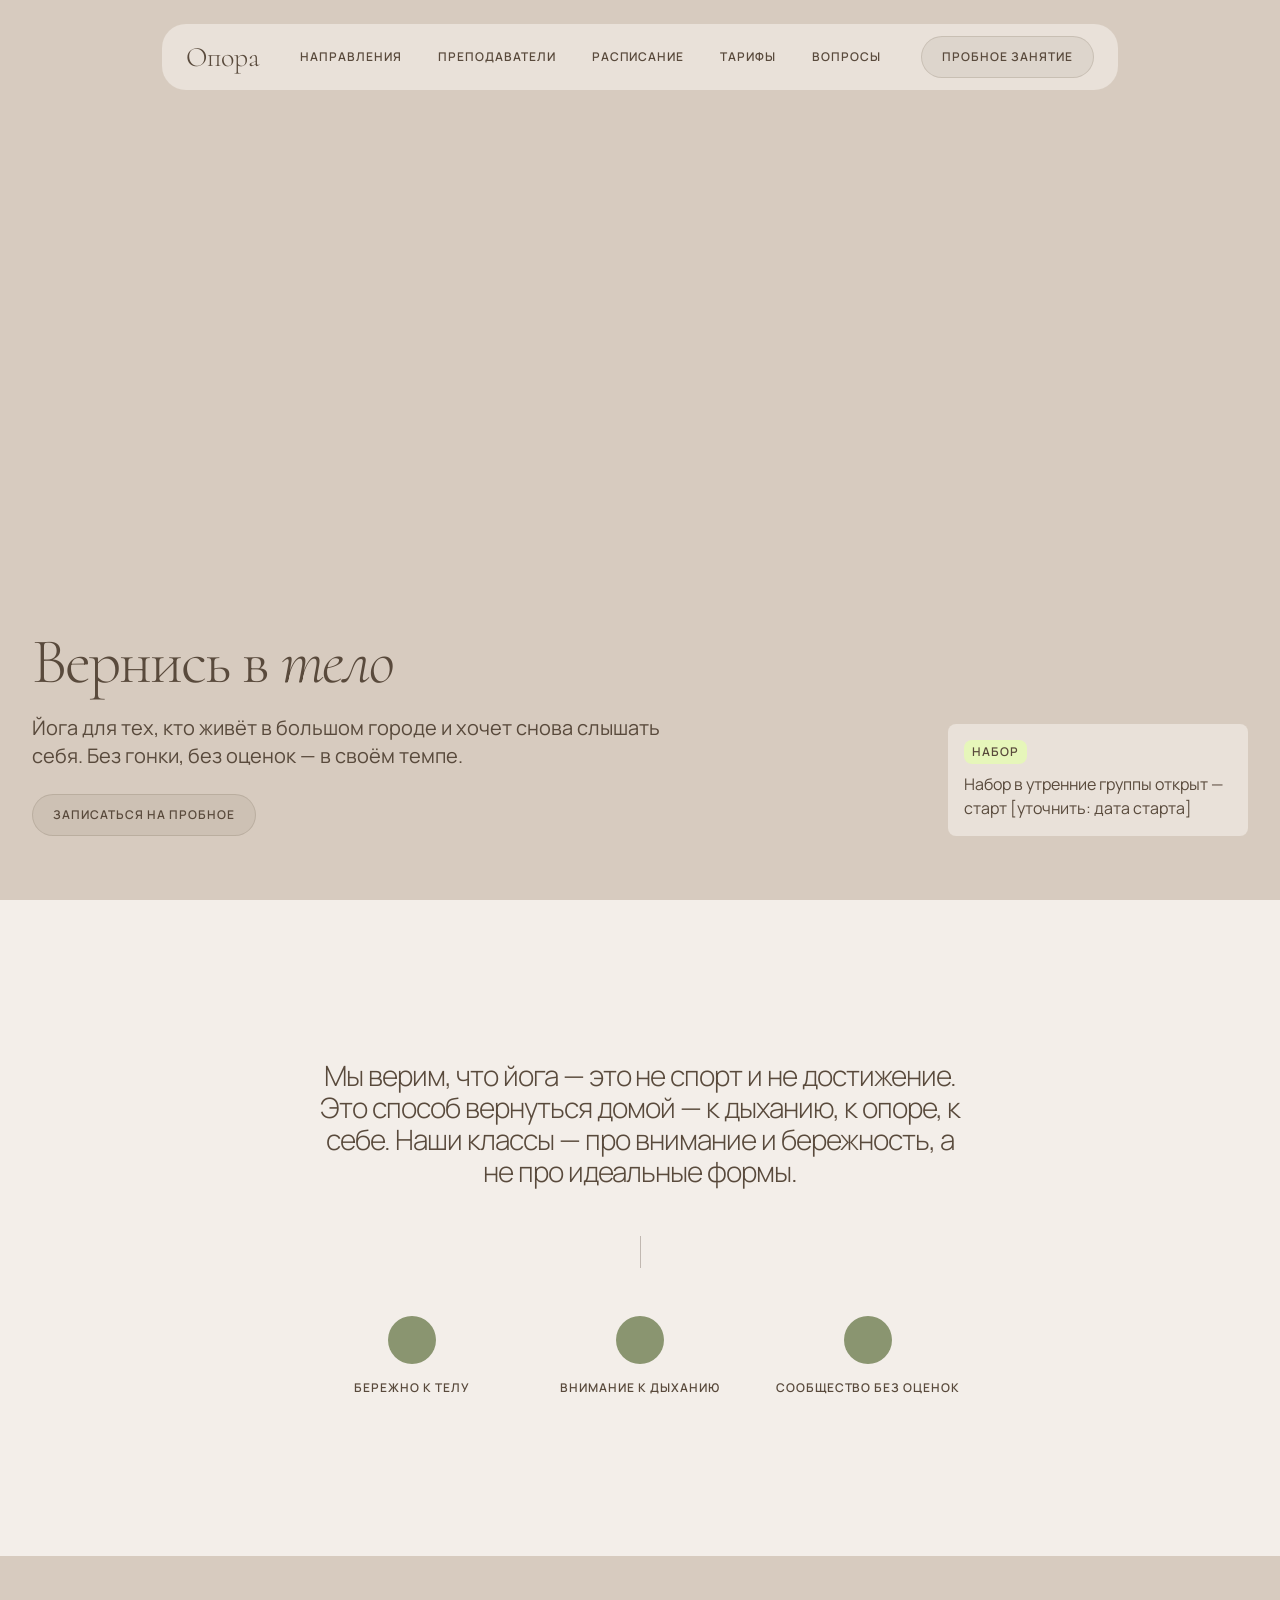
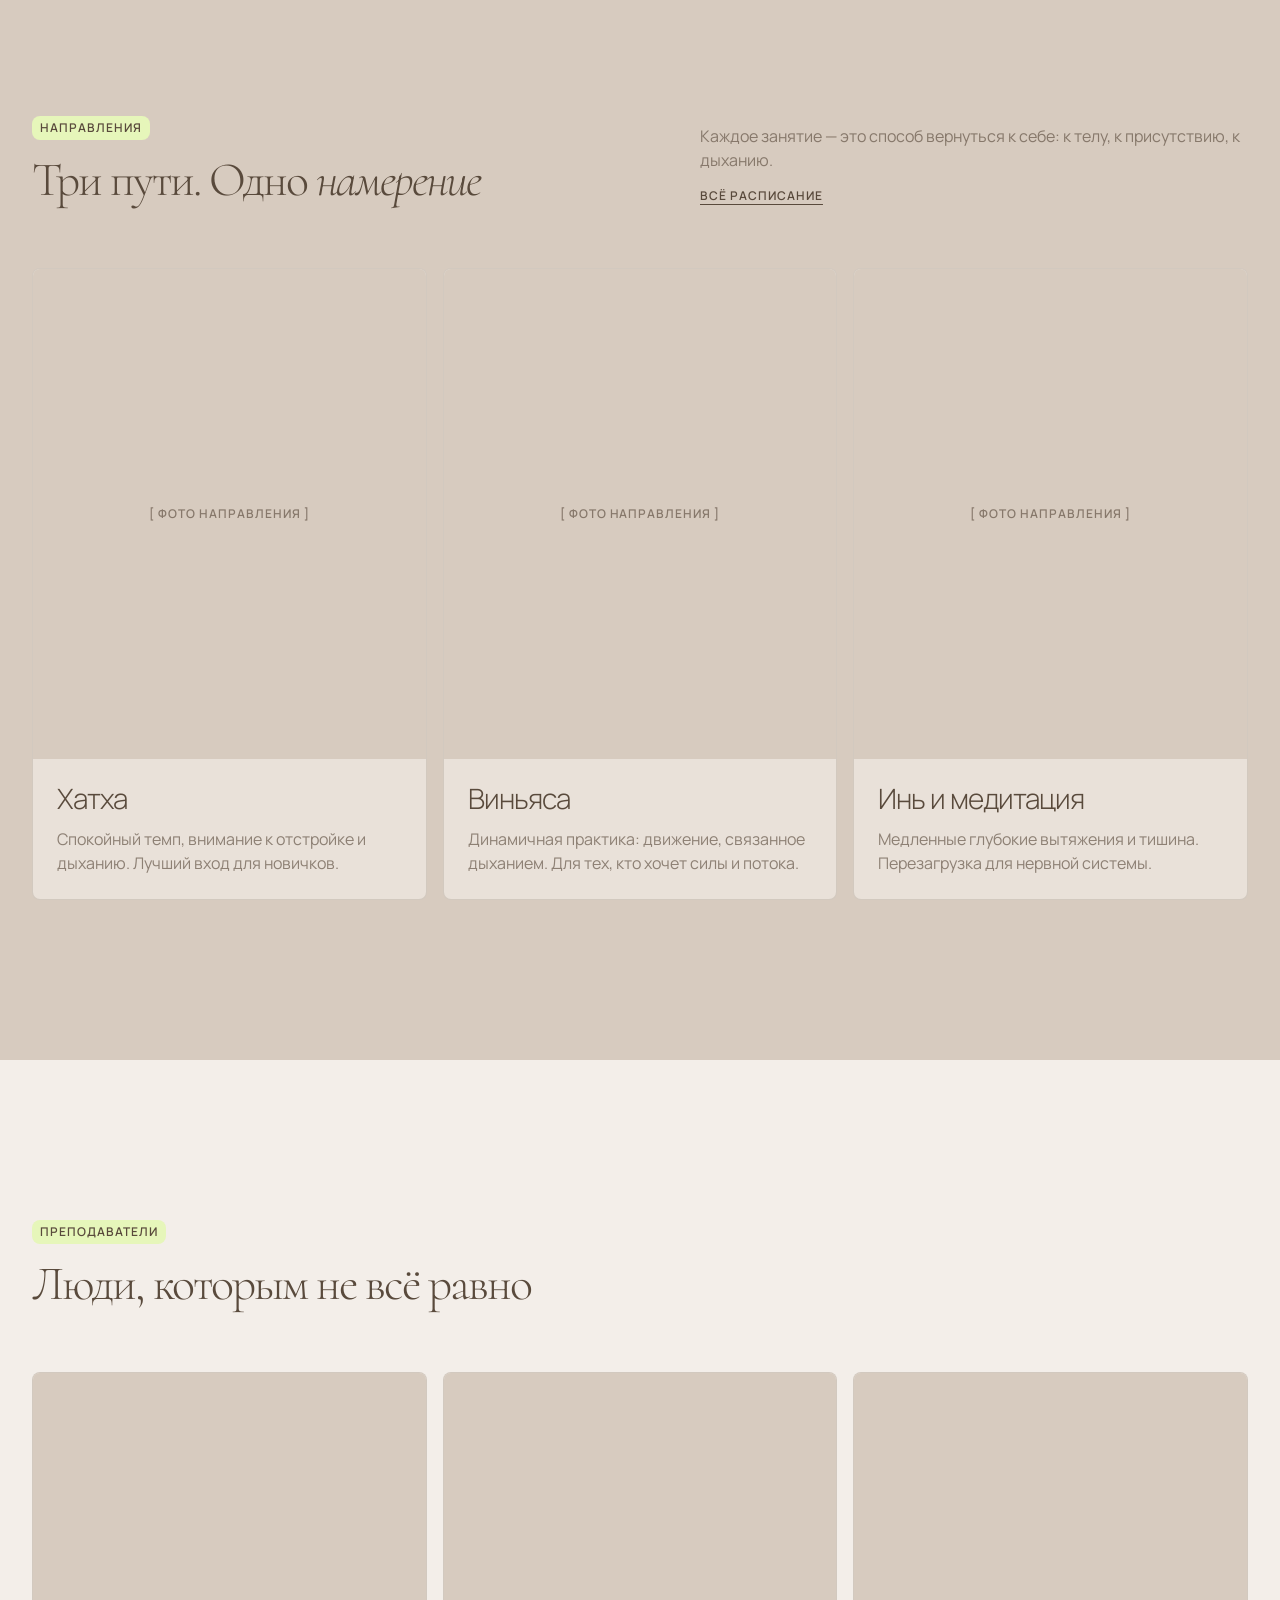
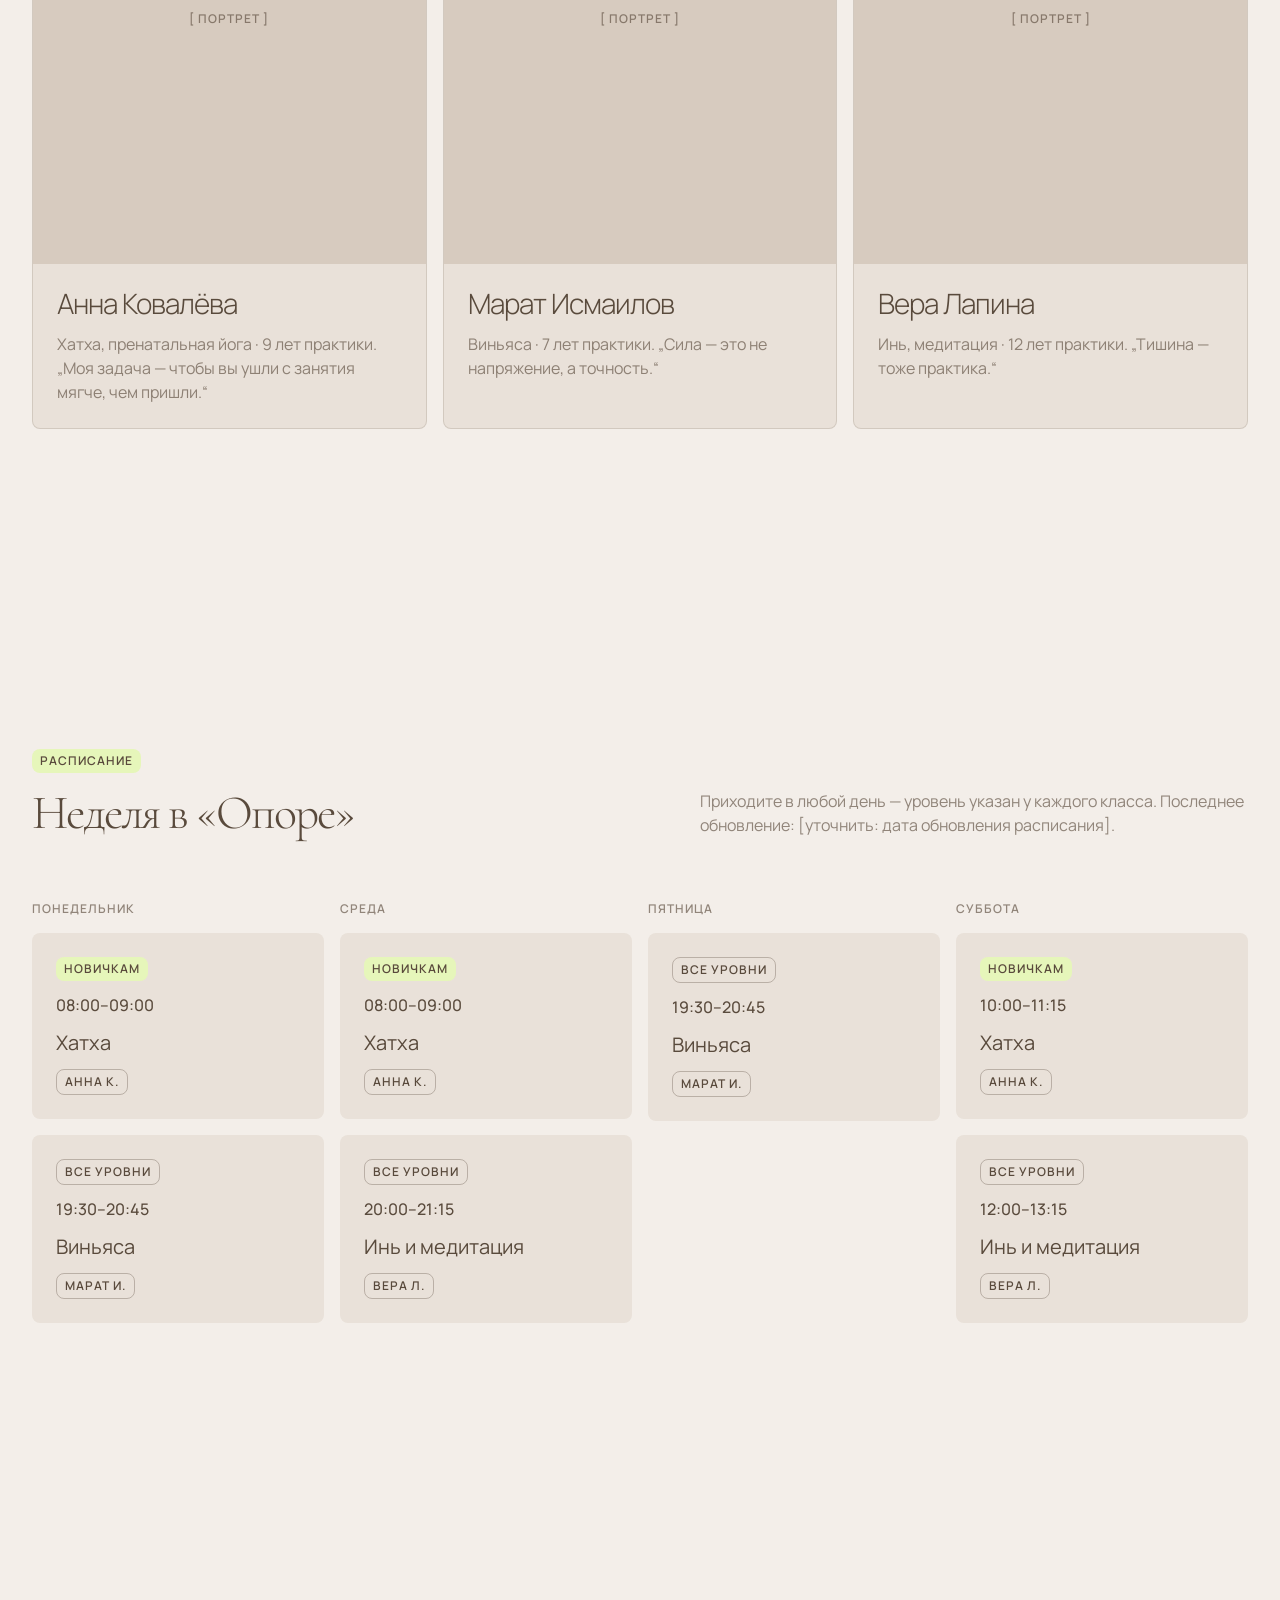
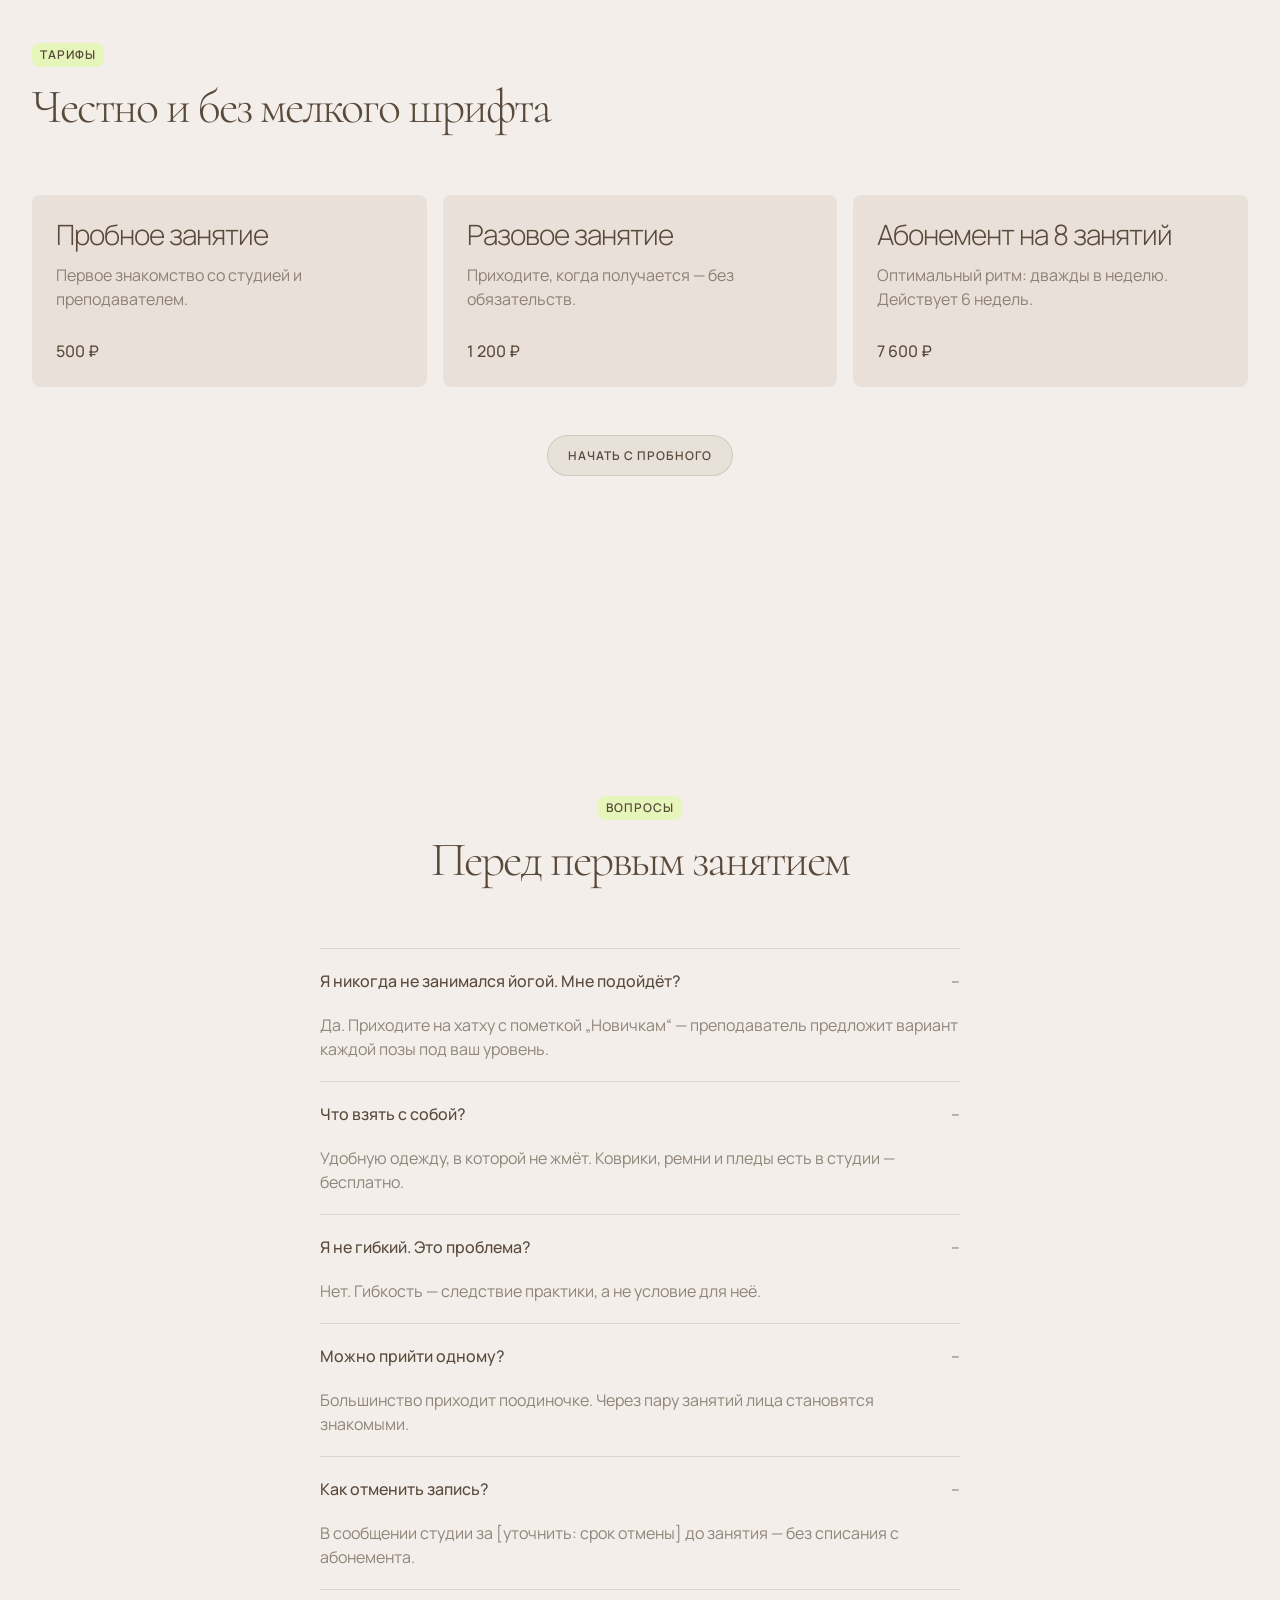
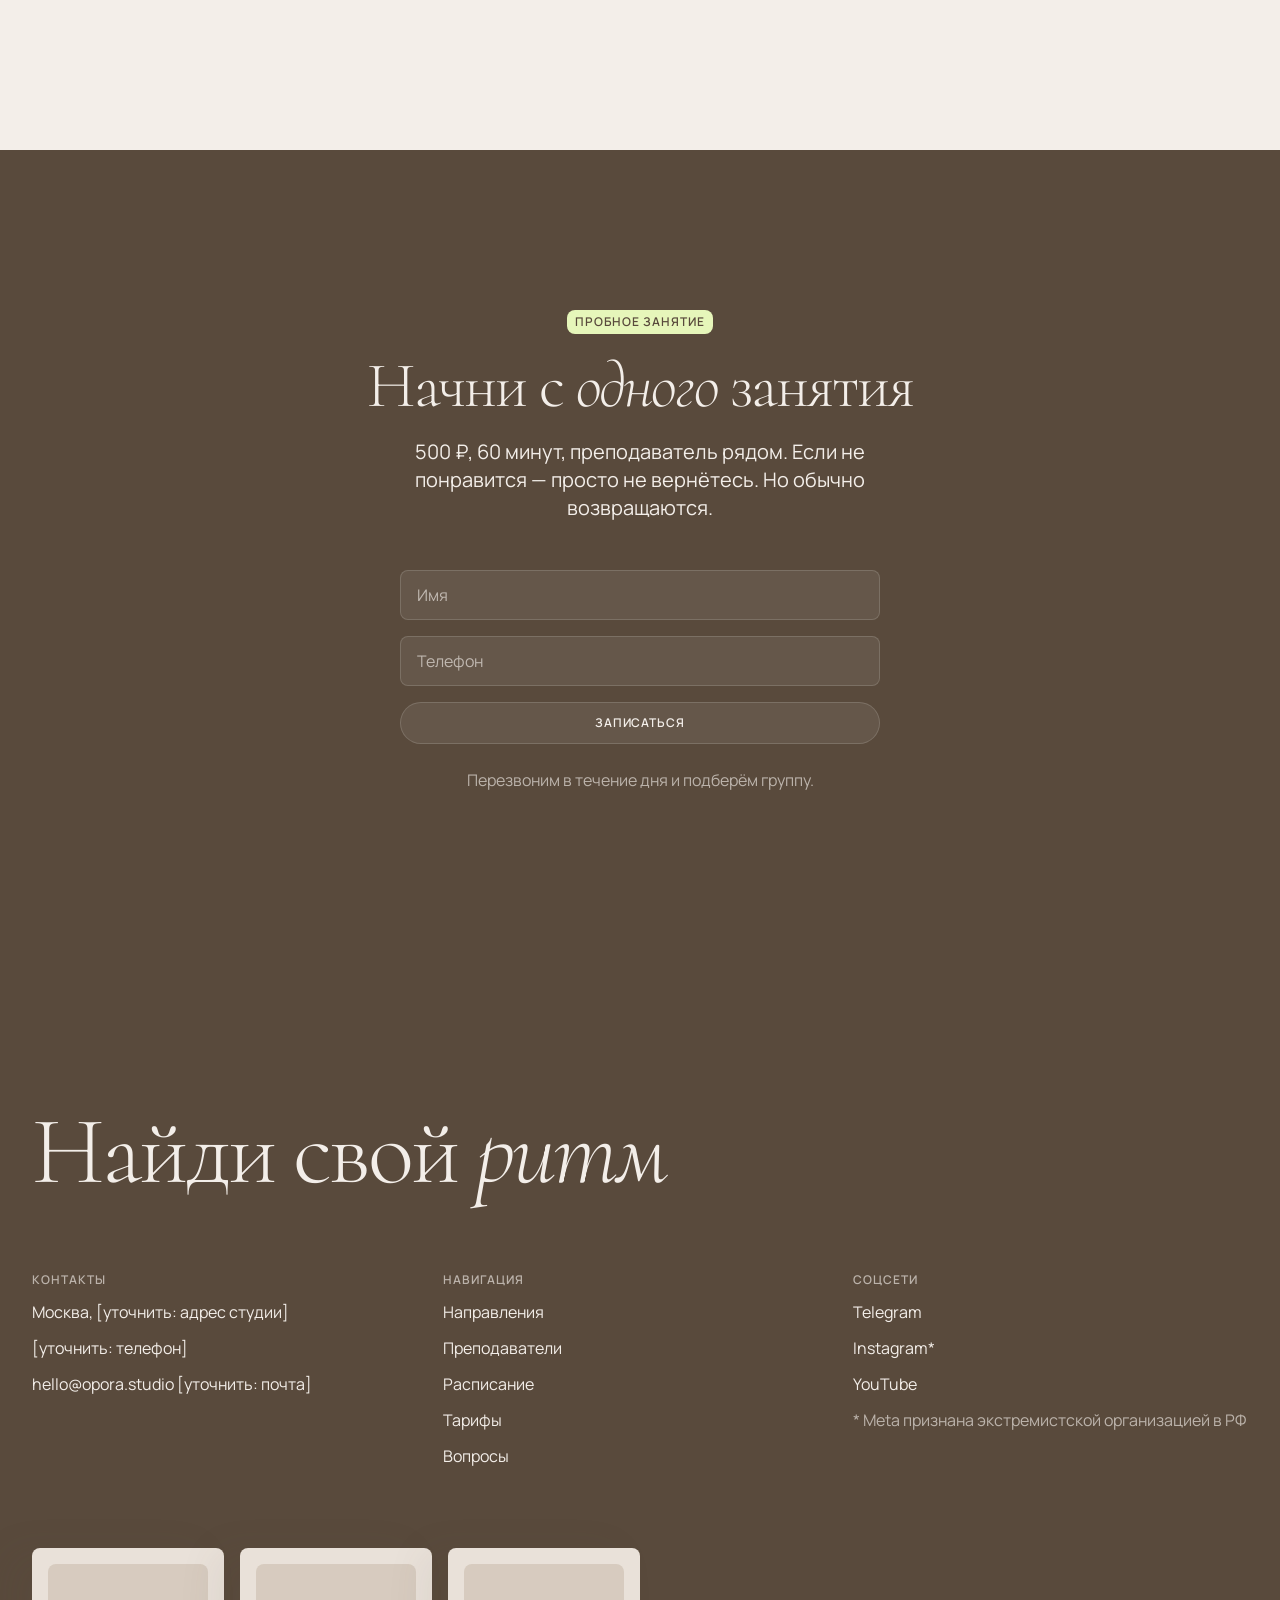
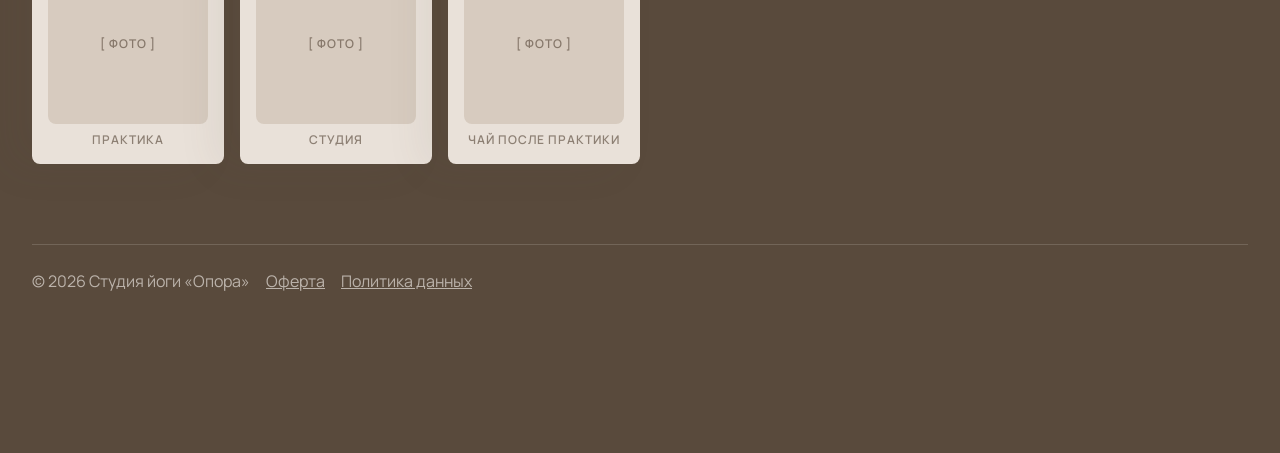
<file: examples/opora-html-fallback/project/prototype/index.html>
<!DOCTYPE html>
<html lang="ru">
<head>
<meta charset="utf-8">
<meta name="viewport" content="width=device-width, initial-scale=1">
<title>Опора — школа йоги</title>
<!-- Шрифты системы (font-license-check пройден в исходном прогоне): Cormorant Light (+Italic), Manrope -->
<link rel="preconnect" href="https://fonts.googleapis.com">
<link rel="preconnect" href="https://fonts.gstatic.com" crossorigin>
<link href="https://fonts.googleapis.com/css2?family=Cormorant:ital,wght@0,300;1,300&family=Manrope:wght@400;500;600&display=swap" rel="stylesheet">
<link rel="stylesheet" href="tokens.css">
<link rel="stylesheet" href="components.css">
</head>
<body>

<!-- ================= hero (reference: home-hero) + header-nav (nav-header) ================= -->
<section class="section-hero" id="top">
  <div class="nav-wrap">
    <nav class="nav-header">
      <a class="brand" href="#top">Опора</a>
      <ul class="menu text-caption">
        <li><a href="#directions">Направления</a></li>
        <li><a href="#teachers">Преподаватели</a></li>
        <li><a href="#schedule">Расписание</a></li>
        <li><a href="#pricing">Тарифы</a></li>
        <li><a href="#faq">Вопросы</a></li>
      </ul>
      <a class="button cta" href="#cta">Пробное занятие</a>
      <button class="burger" aria-label="Меню">☰</button>
    </nav>
  </div>
  <div class="container hero-bottom">
    <div class="hero-copy">
      <h1 class="text-h1">Вернись в <em>тело</em></h1>
      <p class="text-body-lg">Йога для тех, кто живёт в большом городе и хочет снова слышать себя. Без гонки, без оценок — в своём темпе.</p>
      <a class="button" href="#cta">Записаться на пробное</a>
    </div>
    <aside class="announce">
      <span class="badge badge--accent">Набор</span>
      <p class="text-body">Набор в утренние группы открыт — старт [уточнить: дата старта]</p>
    </aside>
  </div>
</section>

<!-- ================= manifesto (reference: home-about) ================= -->
<section class="section section-manifesto">
  <div class="container inner">
    <p class="credo text-h5">Мы верим, что йога — это не спорт и не достижение. Это способ вернуться домой — к дыханию, к опоре, к себе. Наши классы — про внимание и бережность, а не про идеальные формы.</p>
    <div class="divider-v"></div>
    <div class="values">
      <div class="value-item">
        <div class="icon"></div>
        <span class="text-caption">Бережно к телу</span>
      </div>
      <div class="value-item">
        <div class="icon"></div>
        <span class="text-caption">Внимание к дыханию</span>
      </div>
      <div class="value-item">
        <div class="icon"></div>
        <span class="text-caption">Сообщество без оценок</span>
      </div>
    </div>
  </div>
</section>

<!-- ================= directions (reference: home-classes) ================= -->
<section class="section section-directions" id="directions">
  <div class="container">
    <div class="section-head section-head--split">
      <div class="aside">
        <span class="badge badge--accent">Направления</span>
        <h2 class="text-h2">Три пути. Одно <em>намерение</em></h2>
      </div>
      <div class="aside">
        <p class="text-body text-muted">Каждое занятие — это способ вернуться к себе: к телу, к присутствию, к дыханию.</p>
        <a class="link-underline" href="#schedule">Всё расписание</a>
      </div>
    </div>
    <div class="grid-3">
      <article class="card-class">
        <div class="media"><span class="media-slot-label text-caption">[ Фото направления ]</span></div>
        <div class="body">
          <h3 class="text-h5">Хатха</h3>
          <p class="text-body text-muted">Спокойный темп, внимание к отстройке и дыханию. Лучший вход для новичков.</p>
        </div>
      </article>
      <article class="card-class">
        <div class="media"><span class="media-slot-label text-caption">[ Фото направления ]</span></div>
        <div class="body">
          <h3 class="text-h5">Виньяса</h3>
          <p class="text-body text-muted">Динамичная практика: движение, связанное дыханием. Для тех, кто хочет силы и потока.</p>
        </div>
      </article>
      <article class="card-class">
        <div class="media"><span class="media-slot-label text-caption">[ Фото направления ]</span></div>
        <div class="body">
          <h3 class="text-h5">Инь и медитация</h3>
          <p class="text-body text-muted">Медленные глубокие вытяжения и тишина. Перезагрузка для нервной системы.</p>
        </div>
      </article>
    </div>
  </div>
</section>

<!-- ================= teachers (invented: анатомия Card/Class + сетка home-classes) ================= -->
<section class="section section-teachers" id="teachers">
  <div class="container">
    <div class="section-head">
      <span class="badge badge--accent">Преподаватели</span>
      <h2 class="text-h2">Люди, которым не всё равно</h2>
    </div>
    <div class="grid-3">
      <article class="card-teacher">
        <div class="media"><span class="media-slot-label text-caption">[ Портрет ]</span></div>
        <div class="body">
          <h3 class="text-h5">Анна Ковалёва</h3>
          <p class="text-body text-muted">Хатха, пренатальная йога · 9 лет практики. „Моя задача — чтобы вы ушли с занятия мягче, чем пришли.“</p>
        </div>
      </article>
      <article class="card-teacher">
        <div class="media"><span class="media-slot-label text-caption">[ Портрет ]</span></div>
        <div class="body">
          <h3 class="text-h5">Марат Исмаилов</h3>
          <p class="text-body text-muted">Виньяса · 7 лет практики. „Сила — это не напряжение, а точность.“</p>
        </div>
      </article>
      <article class="card-teacher">
        <div class="media"><span class="media-slot-label text-caption">[ Портрет ]</span></div>
        <div class="body">
          <h3 class="text-h5">Вера Лапина</h3>
          <p class="text-body text-muted">Инь, медитация · 12 лет практики. „Тишина — тоже практика.“</p>
        </div>
      </article>
    </div>
  </div>
</section>

<!-- ================= schedule (reference: timetable-schedule) ================= -->
<section class="section section-schedule" id="schedule">
  <div class="container">
    <div class="section-head section-head--split">
      <div class="aside">
        <span class="badge badge--accent">Расписание</span>
        <h2 class="text-h2">Неделя в «Опоре»</h2>
      </div>
      <div class="aside">
        <p class="text-body text-muted">Приходите в любой день — уровень указан у каждого класса. Последнее обновление: [уточнить: дата обновления расписания].</p>
      </div>
    </div>
    <div class="grid-4">
      <div class="schedule-day">
        <span class="day-name text-caption">Понедельник</span>
        <div class="schedule-cell">
          <span class="badge badge--accent">Новичкам</span>
          <span class="text-body-bold">08:00–09:00</span>
          <span class="text-body-lg">Хатха</span>
          <span class="badge badge--outline">Анна К.</span>
        </div>
        <div class="schedule-cell">
          <span class="badge badge--outline">Все уровни</span>
          <span class="text-body-bold">19:30–20:45</span>
          <span class="text-body-lg">Виньяса</span>
          <span class="badge badge--outline">Марат И.</span>
        </div>
      </div>
      <div class="schedule-day">
        <span class="day-name text-caption">Среда</span>
        <div class="schedule-cell">
          <span class="badge badge--accent">Новичкам</span>
          <span class="text-body-bold">08:00–09:00</span>
          <span class="text-body-lg">Хатха</span>
          <span class="badge badge--outline">Анна К.</span>
        </div>
        <div class="schedule-cell">
          <span class="badge badge--outline">Все уровни</span>
          <span class="text-body-bold">20:00–21:15</span>
          <span class="text-body-lg">Инь и медитация</span>
          <span class="badge badge--outline">Вера Л.</span>
        </div>
      </div>
      <div class="schedule-day">
        <span class="day-name text-caption">Пятница</span>
        <div class="schedule-cell">
          <span class="badge badge--outline">Все уровни</span>
          <span class="text-body-bold">19:30–20:45</span>
          <span class="text-body-lg">Виньяса</span>
          <span class="badge badge--outline">Марат И.</span>
        </div>
      </div>
      <div class="schedule-day">
        <span class="day-name text-caption">Суббота</span>
        <div class="schedule-cell">
          <span class="badge badge--accent">Новичкам</span>
          <span class="text-body-bold">10:00–11:15</span>
          <span class="text-body-lg">Хатха</span>
          <span class="badge badge--outline">Анна К.</span>
        </div>
        <div class="schedule-cell">
          <span class="badge badge--outline">Все уровни</span>
          <span class="text-body-bold">12:00–13:15</span>
          <span class="text-body-lg">Инь и медитация</span>
          <span class="badge badge--outline">Вера Л.</span>
        </div>
      </div>
    </div>
  </div>
</section>

<!-- ================= pricing (reference: store-pricing + сетка home-classes) ================= -->
<section class="section section-pricing" id="pricing">
  <div class="container">
    <div class="section-head">
      <span class="badge badge--accent">Тарифы</span>
      <h2 class="text-h2">Честно и без мелкого шрифта</h2>
    </div>
    <div class="grid-3">
      <article class="card-pricing">
        <h3 class="text-h5">Пробное занятие</h3>
        <p class="text-body text-muted">Первое знакомство со студией и преподавателем.</p>
        <p class="price text-body-bold">500 ₽</p>
      </article>
      <article class="card-pricing">
        <h3 class="text-h5">Разовое занятие</h3>
        <p class="text-body text-muted">Приходите, когда получается — без обязательств.</p>
        <p class="price text-body-bold">1 200 ₽</p>
      </article>
      <article class="card-pricing">
        <h3 class="text-h5">Абонемент на 8 занятий</h3>
        <p class="text-body text-muted">Оптимальный ритм: дважды в неделю. Действует 6 недель.</p>
        <p class="price text-body-bold">7 600 ₽</p>
      </article>
    </div>
    <div class="cta-row">
      <a class="button" href="#cta">Начать с пробного</a>
    </div>
  </div>
</section>

<!-- ================= faq (invented: список с делителями) ================= -->
<section class="section section-faq" id="faq">
  <div class="container">
    <div class="section-head">
      <span class="badge badge--accent">Вопросы</span>
      <h2 class="text-h2">Перед первым занятием</h2>
    </div>
    <div class="faq-list">
      <details class="faq-item" open>
        <summary class="text-body-bold">Я никогда не занимался йогой. Мне подойдёт?</summary>
        <p class="answer text-body text-muted">Да. Приходите на хатху с пометкой „Новичкам“ — преподаватель предложит вариант каждой позы под ваш уровень.</p>
      </details>
      <details class="faq-item" open>
        <summary class="text-body-bold">Что взять с собой?</summary>
        <p class="answer text-body text-muted">Удобную одежду, в которой не жмёт. Коврики, ремни и пледы есть в студии — бесплатно.</p>
      </details>
      <details class="faq-item" open>
        <summary class="text-body-bold">Я не гибкий. Это проблема?</summary>
        <p class="answer text-body text-muted">Нет. Гибкость — следствие практики, а не условие для неё.</p>
      </details>
      <details class="faq-item" open>
        <summary class="text-body-bold">Можно прийти одному?</summary>
        <p class="answer text-body text-muted">Большинство приходит поодиночке. Через пару занятий лица становятся знакомыми.</p>
      </details>
      <details class="faq-item" open>
        <summary class="text-body-bold">Как отменить запись?</summary>
        <p class="answer text-body text-muted">В сообщении студии за [уточнить: срок отмены] до занятия — без списания с абонемента.</p>
      </details>
    </div>
  </div>
</section>

<!-- ================= cta (reference: home-events, режим dark; форма — по полям футера) ================= -->
<section class="section section-cta" id="cta" data-theme="dark">
  <div class="container inner">
    <span class="badge badge--accent">Пробное занятие</span>
    <h2 class="text-h1">Начни с <em>одного</em> занятия</h2>
    <p class="lead text-body-lg">500 ₽, 60 минут, преподаватель рядом. Если не понравится — просто не вернётесь. Но обычно возвращаются.</p>
    <form action="#" method="post">
      <input class="input" type="text" name="name" placeholder="Имя">
      <input class="input" type="tel" name="phone" placeholder="Телефон">
      <button class="button" type="submit">Записаться</button>
    </form>
    <p class="text-body text-muted">Перезвоним в течение дня и подберём группу.</p>
  </div>
</section>

<!-- ================= footer (reference: home-footer, режим dark) ================= -->
<footer class="section section-footer" data-theme="dark">
  <div class="container inner">
    <p class="slogan text-display">Найди свой <em>ритм</em></p>
    <div class="cols">
      <div class="col">
        <span class="col-title text-caption">Контакты</span>
        <p class="text-body">Москва, [уточнить: адрес студии]</p>
        <p class="text-body">[уточнить: телефон]</p>
        <p class="text-body">hello@opora.studio [уточнить: почта]</p>
      </div>
      <div class="col">
        <span class="col-title text-caption">Навигация</span>
        <a class="text-body" href="#directions">Направления</a>
        <a class="text-body" href="#teachers">Преподаватели</a>
        <a class="text-body" href="#schedule">Расписание</a>
        <a class="text-body" href="#pricing">Тарифы</a>
        <a class="text-body" href="#faq">Вопросы</a>
      </div>
      <div class="col">
        <span class="col-title text-caption">Соцсети</span>
        <a class="text-body" href="#">Telegram</a>
        <a class="text-body" href="#">Instagram*</a>
        <a class="text-body" href="#">YouTube</a>
        <p class="text-body text-muted">* Meta признана экстремистской организацией в РФ</p>
      </div>
    </div>
    <div class="polaroids">
      <div class="polaroid">
        <div class="photo"><span class="media-slot-label text-caption">[ Фото ]</span></div>
        <span class="text-caption text-muted">Практика</span>
      </div>
      <div class="polaroid">
        <div class="photo"><span class="media-slot-label text-caption">[ Фото ]</span></div>
        <span class="text-caption text-muted">Студия</span>
      </div>
      <div class="polaroid">
        <div class="photo"><span class="media-slot-label text-caption">[ Фото ]</span></div>
        <span class="text-caption text-muted">Чай после практики</span>
      </div>
    </div>
    <div class="legal text-body">
      <span>© 2026 Студия йоги «Опора»</span>
      <a href="#">Оферта</a>
      <a href="#">Политика данных</a>
    </div>
  </div>
</footer>

</body>
</html>
</file>
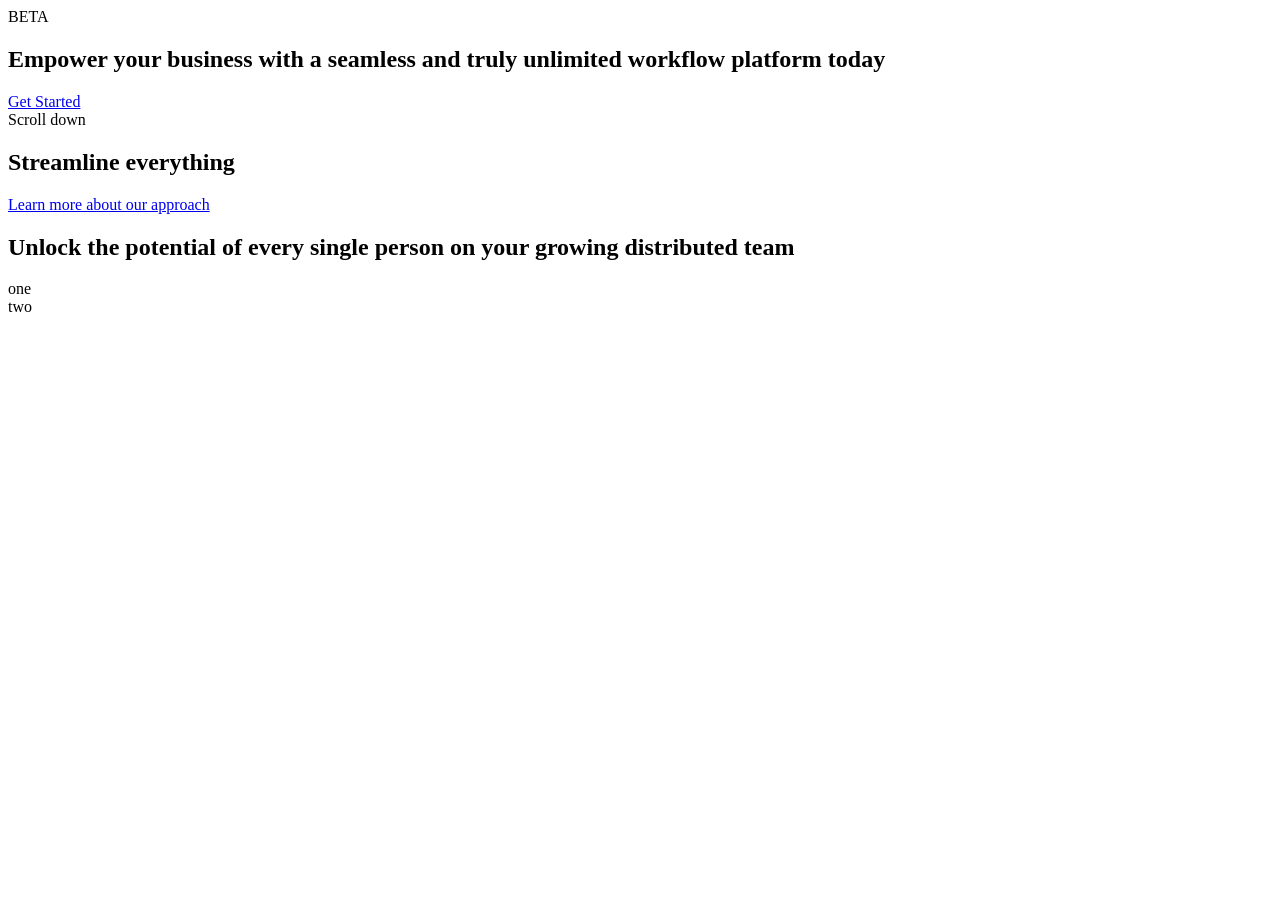
<file: scripts/fixtures/slop/prototype/index.html>
<!doctype html>
<!-- Фикстура для lint-slop.mjs — НАМЕРЕННО слоповая разметка.
     hero и manifesto помечены в worklog как reference → находки там должны
     понижаться до warning «reference-inherited»; teachers — invented, полная строгость.
     Тексты английские: T21 ловит англоязычные баззворды regex-ом. -->
<html lang="en">
<body>

<section class="section section-hero" id="top">
  <span class="badge">BETA</span>                              <!-- T32 -->
  <h1>Empower your business with a seamless and truly unlimited workflow platform today</h1>
  <a class="button cta" href="#">Get Started</a>               <!-- T21 generic CTA -->
  <div class="scroll-hint">Scroll down</div>                   <!-- T32 -->
</section>

<section class="section section-manifesto">
  <h1>Streamline everything</h1>                               <!-- T21 -->
  <a class="button" href="#">Learn more about our approach</a> <!-- T30 -->
</section>

<section class="section section-teachers">
  <!-- invented-секция: те же теллы должны идти в полной строгости -->
  <h1>Unlock the potential of every single person on your growing distributed team</h1>
  <div class="marquee">one</div>                               <!-- T34 -->
  <div class="marquee">two</div>
</section>

</body>
</html>
</file>
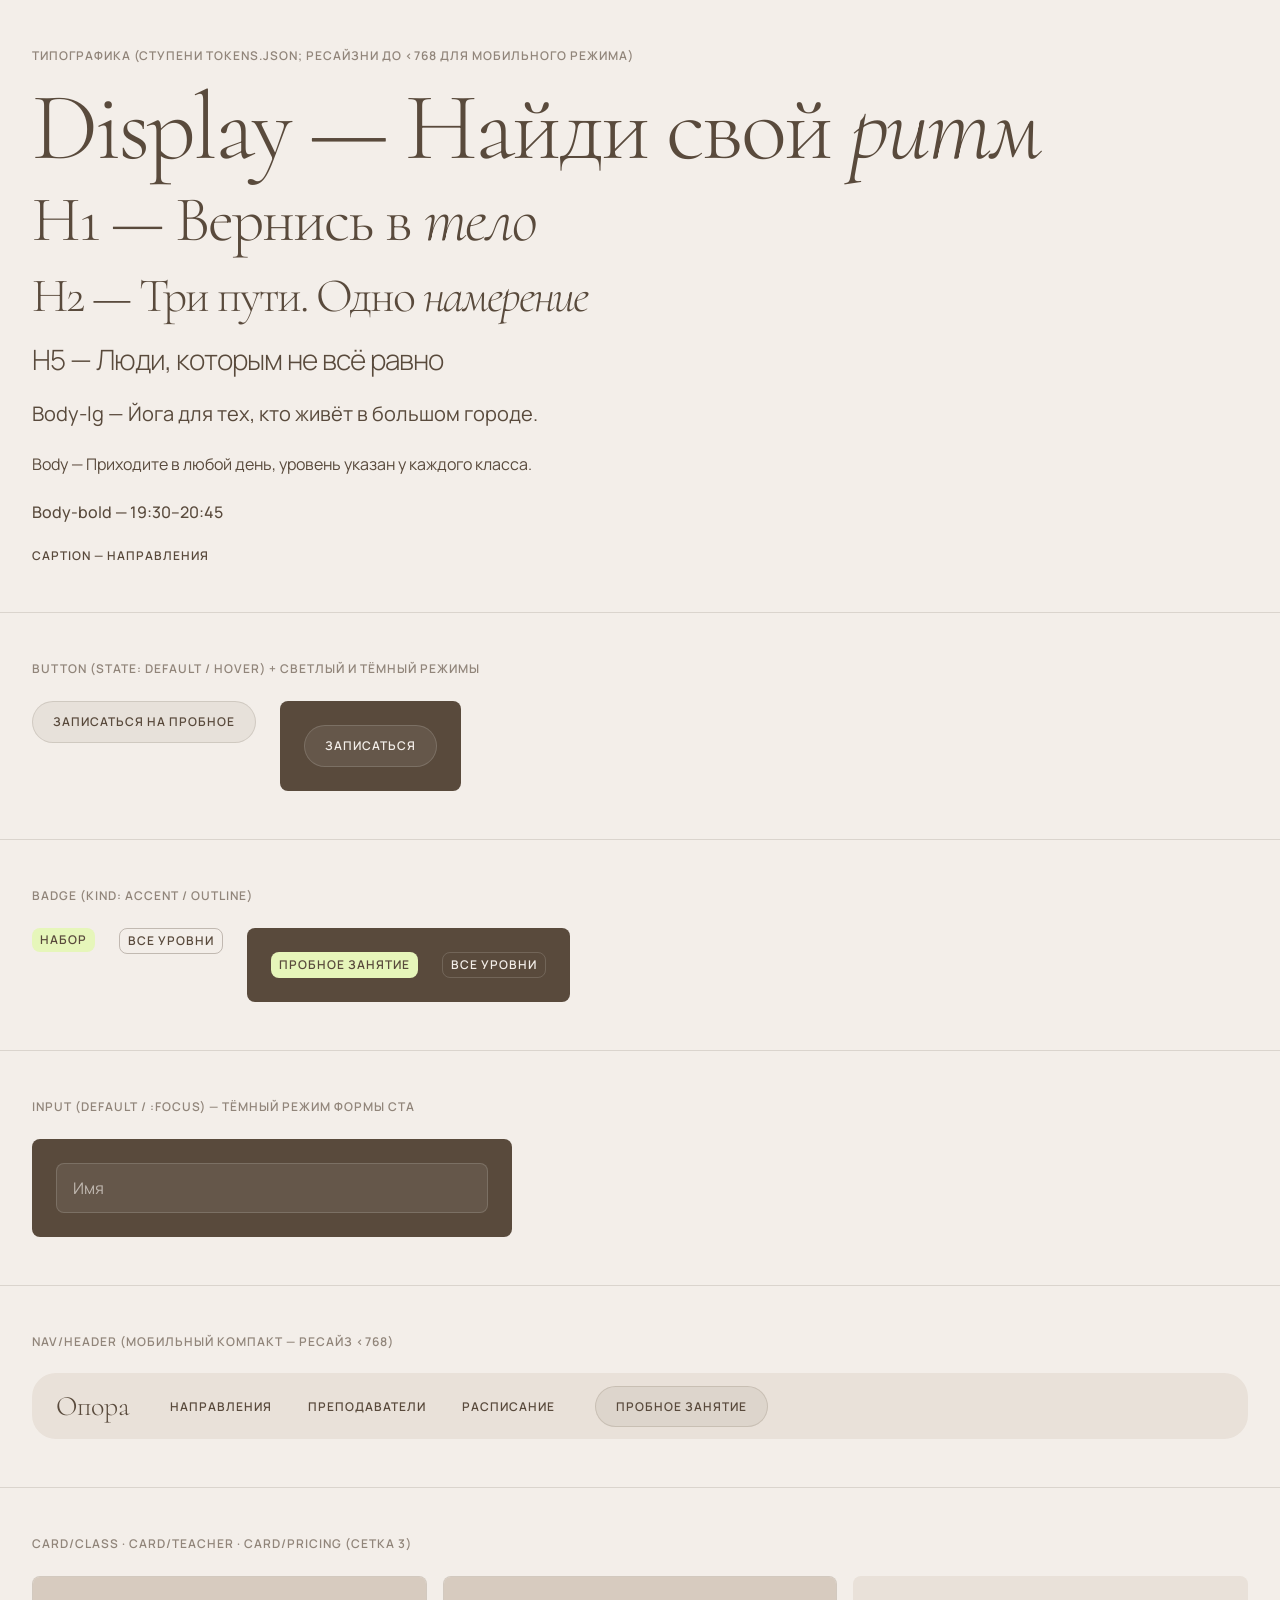
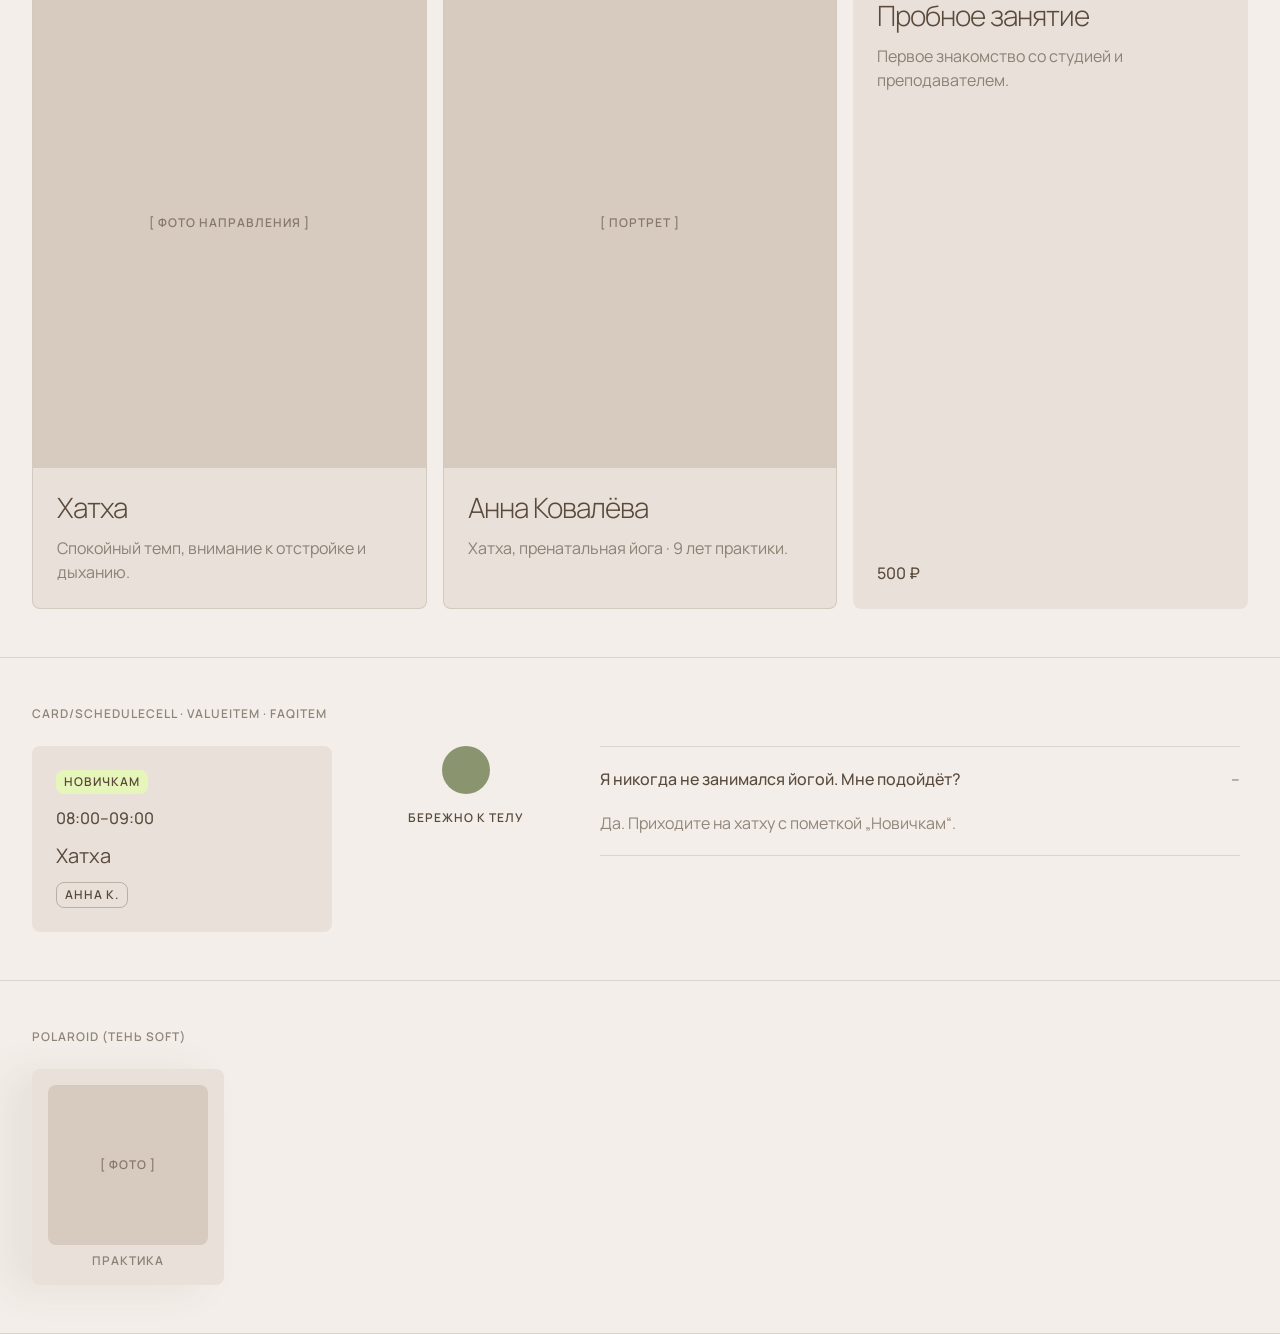
<file: examples/opora-html-fallback/project/prototype/components.html>
<!DOCTYPE html>
<html lang="ru">
<head>
<meta charset="utf-8">
<meta name="viewport" content="width=device-width, initial-scale=1">
<title>Опора — компоненты (гейт 3)</title>
<link rel="preconnect" href="https://fonts.googleapis.com">
<link rel="preconnect" href="https://fonts.gstatic.com" crossorigin>
<link href="https://fonts.googleapis.com/css2?family=Cormorant:ital,wght@0,300;1,300&family=Manrope:wght@400;500;600&display=swap" rel="stylesheet">
<link rel="stylesheet" href="tokens.css">
<link rel="stylesheet" href="components.css">
<style>
/* каркас превью (не компонент; только var(--…)) */
.spec { display: flex; flex-direction: column; gap: var(--space-24); padding: var(--space-48) var(--space-32); border-bottom: var(--border-w) solid var(--color-border); }
.spec-row { display: flex; flex-wrap: wrap; align-items: flex-start; gap: var(--space-24); }
.spec-title { color: var(--color-text-muted); }
.spec-dark { background: var(--color-bg); color: var(--color-text); border-radius: var(--radius-md); padding: var(--space-24); display: flex; flex-wrap: wrap; gap: var(--space-24); }
.spec .grid-3 { max-width: var(--container-desktop); }
.spec-w-form { max-width: var(--measure-form); }
.spec-w-cell { width: var(--announce-w); }
.spec-w-faq { width: var(--measure-faq); }
</style>
</head>
<body>

<div class="spec">
  <span class="spec-title text-caption">Типографика (ступени tokens.json; ресайзни до &lt;768 для мобильного режима)</span>
  <p class="text-display">Display — Найди свой <em>ритм</em></p>
  <p class="text-h1">H1 — Вернись в <em>тело</em></p>
  <p class="text-h2">H2 — Три пути. Одно <em>намерение</em></p>
  <p class="text-h5">H5 — Люди, которым не всё равно</p>
  <p class="text-body-lg">Body-lg — Йога для тех, кто живёт в большом городе.</p>
  <p class="text-body">Body — Приходите в любой день, уровень указан у каждого класса.</p>
  <p class="text-body-bold">Body-bold — 19:30–20:45</p>
  <p class="text-caption">Caption — Направления</p>
</div>

<div class="spec">
  <span class="spec-title text-caption">Button (state: default / hover) + светлый и тёмный режимы</span>
  <div class="spec-row">
    <a class="button" href="#">Записаться на пробное</a>
    <div class="spec-dark" data-theme="dark"><a class="button" href="#">Записаться</a></div>
  </div>
</div>

<div class="spec">
  <span class="spec-title text-caption">Badge (kind: accent / outline)</span>
  <div class="spec-row">
    <span class="badge badge--accent">Набор</span>
    <span class="badge badge--outline">Все уровни</span>
    <div class="spec-dark" data-theme="dark">
      <span class="badge badge--accent">Пробное занятие</span>
      <span class="badge badge--outline">Все уровни</span>
    </div>
  </div>
</div>

<div class="spec">
  <span class="spec-title text-caption">Input (default / :focus) — тёмный режим формы CTA</span>
  <div class="spec-dark spec-w-form" data-theme="dark">
    <input class="input" type="text" placeholder="Имя">
  </div>
</div>

<div class="spec">
  <span class="spec-title text-caption">Nav/Header (мобильный компакт — ресайз &lt;768)</span>
  <nav class="nav-header">
    <a class="brand" href="#">Опора</a>
    <ul class="menu text-caption">
      <li><a href="#">Направления</a></li>
      <li><a href="#">Преподаватели</a></li>
      <li><a href="#">Расписание</a></li>
    </ul>
    <a class="button cta" href="#">Пробное занятие</a>
    <button class="burger" aria-label="Меню">☰</button>
  </nav>
</div>

<div class="spec">
  <span class="spec-title text-caption">Card/Class · Card/Teacher · Card/Pricing (сетка 3)</span>
  <div class="grid-3">
    <article class="card-class">
      <div class="media"><span class="media-slot-label text-caption">[ Фото направления ]</span></div>
      <div class="body">
        <h3 class="text-h5">Хатха</h3>
        <p class="text-body text-muted">Спокойный темп, внимание к отстройке и дыханию.</p>
      </div>
    </article>
    <article class="card-teacher">
      <div class="media"><span class="media-slot-label text-caption">[ Портрет ]</span></div>
      <div class="body">
        <h3 class="text-h5">Анна Ковалёва</h3>
        <p class="text-body text-muted">Хатха, пренатальная йога · 9 лет практики.</p>
      </div>
    </article>
    <article class="card-pricing">
      <h3 class="text-h5">Пробное занятие</h3>
      <p class="text-body text-muted">Первое знакомство со студией и преподавателем.</p>
      <p class="price text-body-bold">500 ₽</p>
    </article>
  </div>
</div>

<div class="spec">
  <span class="spec-title text-caption">Card/ScheduleCell · ValueItem · FaqItem</span>
  <div class="spec-row">
    <div class="schedule-cell spec-w-cell">
      <span class="badge badge--accent">Новичкам</span>
      <span class="text-body-bold">08:00–09:00</span>
      <span class="text-body-lg">Хатха</span>
      <span class="badge badge--outline">Анна К.</span>
    </div>
    <div class="value-item">
      <div class="icon"></div>
      <span class="text-caption">Бережно к телу</span>
    </div>
    <div class="spec-w-faq">
      <details class="faq-item" open>
        <summary class="text-body-bold">Я никогда не занимался йогой. Мне подойдёт?</summary>
        <p class="answer text-body text-muted">Да. Приходите на хатху с пометкой „Новичкам“.</p>
      </details>
    </div>
  </div>
</div>

<div class="spec">
  <span class="spec-title text-caption">Polaroid (тень soft)</span>
  <div class="spec-row">
    <div class="polaroid">
      <div class="photo"><span class="media-slot-label text-caption">[ Фото ]</span></div>
      <span class="text-caption text-muted">Практика</span>
    </div>
  </div>
</div>

</body>
</html>
</file>
<file: examples/opora-html-fallback/project/prototype/tokens.css>
/* tokens.css — GENERATED from project/tokens.json by tokens-to-css.mjs.
 * DO NOT EDIT BY HAND — правь tokens.json и перегенерируй (no-detached-values).
 * Проект: yoga-school-demo — landing; дата генерации: источник tokens.json от 2026-07-05. */

:root {
  /* color.palette — примитивы */
  --palette-brown-900: #594A3C;
  --palette-brown-a64: #594A3CA3;
  --palette-brown-a32: #594A3C52;
  --palette-brown-a16: #594A3C29;
  --palette-brown-a08: #594A3C14;
  --palette-cream-100: #F3EEE9;
  --palette-cream-a64: #F3EEE9A3;
  --palette-cream-a16: #F3EEE929;
  --palette-cream-a08: #F3EEE914;
  --palette-cream-200: #E9E1D9;
  --palette-beige-300: #D7CBBF;
  --palette-lime-200: #E6F6BA;
  --palette-sage-500: #8A9570;
  --palette-red-600: #C9372D;
  --palette-mint-100: #F1F8E8;
  --palette-lavender-100: #EDE9F6;
  --palette-amber-100: #FFF2D9;

  /* color.modes.light — семантические роли (режим light = дефолт) */
  --color-bg: var(--palette-cream-100);
  --color-surface: var(--palette-cream-200);
  --color-surface-alt: var(--palette-beige-300);
  --color-text: var(--palette-brown-900);
  --color-text-muted: var(--palette-brown-a64);
  --color-accent: var(--palette-lime-200);
  --color-accent-contrast: var(--palette-brown-900);
  --color-border: var(--palette-brown-a16);
  --color-border-strong: var(--palette-brown-a32);
  --color-fill-subtle: var(--palette-brown-a08);
  --color-success: var(--palette-sage-500);
  --color-warning: var(--palette-red-600);
  --color-danger: var(--palette-red-600);
  --color-tag-beginner: var(--palette-mint-100);
  --color-tag-intermediate: var(--palette-lavender-100);
  --color-tag-advanced: var(--palette-amber-100);

  /* typography.fontFamilies */
  --font-heading: "Cormorant", Georgia, serif;
  --font-heading-italic: "Cormorant", Georgia, serif;
  --font-body: "Manrope", system-ui, sans-serif;

  /* typography.typeScale — desktop (режим desktop коллекции typography) */
  --text-caption-size: 12px;
  --text-caption-line: 1.33;
  --text-caption-weight: 600;
  --text-caption-ls: 0.083em;
  --text-body-size: 16px;
  --text-body-line: 1.5;
  --text-body-weight: 400;
  --text-body-ls: 0em;
  --text-body-lg-size: 20px;
  --text-body-lg-line: 1.4;
  --text-body-lg-weight: 400;
  --text-body-lg-ls: 0em;
  --text-h5-size: 28px;
  --text-h5-line: 1.14;
  --text-h5-weight: 300;
  --text-h5-ls: -0.036em;
  --text-h3-size: 40px;
  --text-h3-line: 1.2;
  --text-h3-weight: 300;
  --text-h3-ls: -0.025em;
  --text-h2-size: 48px;
  --text-h2-line: 1;
  --text-h2-weight: 300;
  --text-h2-ls: -0.042em;
  --text-h1-size: 64px;
  --text-h1-line: 0.875;
  --text-h1-weight: 300;
  --text-h1-ls: -0.031em;
  --text-display-size: 96px;
  --text-display-line: 0.833;
  --text-display-weight: 300;
  --text-display-ls: -0.031em;

  /* spacing.scale (base 4) */
  --space-4: 4px;
  --space-8: 8px;
  --space-12: 12px;
  --space-16: 16px;
  --space-20: 20px;
  --space-24: 24px;
  --space-32: 32px;
  --space-48: 48px;
  --space-64: 64px;
  --space-80: 80px;
  --space-96: 96px;
  --space-120: 120px;
  --space-160: 160px;

  /* radius */
  --radius-none: 0px;
  --radius-md: 8px;
  --radius-md-lg: 16px;
  --radius-lg: 24px;
  --radius-pill: 999px;

  /* shadows */
  --shadow-soft: -24px 4px 40px rgba(89, 74, 60, 0.08);

  /* grid */
  --container-desktop: 1376px;
  --gutter-desktop: 16px;
  --container-mobile: 358px;
  --gutter-mobile: 16px;
}

/* color.modes.dark — секционная инверсия (тёмные секции: cta, footer) */
[data-theme="dark"] {
  --color-bg: var(--palette-brown-900);
  --color-surface: var(--palette-cream-200);
  --color-surface-alt: var(--palette-cream-100);
  --color-text: var(--palette-cream-100);
  --color-text-muted: var(--palette-cream-a64);
  --color-accent: var(--palette-lime-200);
  --color-accent-contrast: var(--palette-brown-900);
  --color-border: var(--palette-cream-a16);
  --color-border-strong: var(--palette-cream-a16);
  --color-fill-subtle: var(--palette-cream-a08);
  --color-success: var(--palette-sage-500);
  --color-warning: var(--palette-red-600);
  --color-danger: var(--palette-red-600);
  --color-tag-beginner: var(--palette-mint-100);
  --color-tag-intermediate: var(--palette-lavender-100);
  --color-tag-advanced: var(--palette-amber-100);
}

/* typography.typeScale — mobile (режим mobile коллекции typography).
   767 — порог смены значений референса (~768, эмпирика reference-study §6);
   брейкпоинты макетов из tokens.json: desktop 1440 / mobile 390. */
@media (max-width: 767px) {
  :root {
    --text-caption-size: 10px;
    --text-caption-line: 1.2;
    --text-caption-weight: 600;
    --text-caption-ls: 0.075em;
    --text-body-size: 14px;
    --text-body-line: 1.43;
    --text-body-weight: 400;
    --text-body-ls: 0em;
    --text-body-lg-size: 16px;
    --text-body-lg-line: 1.5;
    --text-body-lg-weight: 400;
    --text-body-lg-ls: 0em;
    --text-h5-size: 20px;
    --text-h5-line: 1.2;
    --text-h5-weight: 300;
    --text-h5-ls: -0.0125em;
    --text-h3-size: 32px;
    --text-h3-line: 1.125;
    --text-h3-weight: 300;
    --text-h3-ls: -0.016em;
    --text-h2-size: 36px;
    --text-h2-line: 1.11;
    --text-h2-weight: 300;
    --text-h2-ls: -0.042em;
    --text-h1-size: 48px;
    --text-h1-line: 0.917;
    --text-h1-weight: 300;
    --text-h1-ls: -0.042em;
    --text-display-size: 64px;
    --text-display-line: 0.813;
    --text-display-weight: 300;
    --text-display-ls: -0.047em;
  }
}
</file>
<file: examples/opora-html-fallback/project/prototype/components.css>
/* components.css — классы-компоненты (fallback-html, зеркало библиотеки Figma
 * исходного прогона yoga-school-demo). Правила: no-detached-values — только
 * var(--…) в значениях; исключения-геометрия — поимённо в worklog.
 * План библиотеки — project/worklog.md (запись «[Фаза 4-fb] План библиотеки»). */

/* ---------- база ---------- */

* { box-sizing: border-box; margin: 0; padding: 0; }

body {
  background: var(--color-bg);
  color: var(--color-text);
  font-family: var(--font-body);
  font-size: var(--text-body-size);
  line-height: var(--text-body-line);
  font-weight: var(--text-body-weight);
}

img { max-width: 100%; display: block; }
a { color: inherit; }

.container {
  width: 100%;
  max-width: calc(var(--container-desktop) + 2 * var(--space-32));
  margin-inline: auto;
  padding-inline: var(--space-32);
}

/* ---------- типографика (ступени tokens.json) ---------- */

.text-display, .text-h1, .text-h2, .text-h5 { font-family: var(--font-heading); }

.text-display { font-size: var(--text-display-size); line-height: var(--text-display-line); font-weight: var(--text-display-weight); letter-spacing: var(--text-display-ls); }
.text-h1      { font-size: var(--text-h1-size);      line-height: var(--text-h1-line);      font-weight: var(--text-h1-weight);      letter-spacing: var(--text-h1-ls); }
.text-h2      { font-size: var(--text-h2-size);      line-height: var(--text-h2-line);      font-weight: var(--text-h2-weight);      letter-spacing: var(--text-h2-ls); }
.text-h5      { font-size: var(--text-h5-size);      line-height: var(--text-h5-line);      font-weight: var(--text-h5-weight);      letter-spacing: var(--text-h5-ls); font-family: var(--font-body); }
.text-body-lg { font-size: var(--text-body-lg-size); line-height: var(--text-body-lg-line); font-weight: var(--text-body-lg-weight); }
.text-body    { font-size: var(--text-body-size);    line-height: var(--text-body-line);    font-weight: var(--text-body-weight); }
.text-caption { font-size: var(--text-caption-size); line-height: var(--text-caption-line); font-weight: var(--text-caption-weight); letter-spacing: var(--text-caption-ls); text-transform: uppercase; }

/* вес-вариант ступени body (решение исходного прогона: body-bold = Manrope 500) */
.text-body-bold { font-size: var(--text-body-size); line-height: var(--text-body-line); font-weight: 500; }

/* курсивные акценты в заголовках — фирменный приём референса (heading-italic) */
.text-display em, .text-h1 em, .text-h2 em { font-style: italic; font-weight: inherit; }

.text-muted { color: var(--color-text-muted); }

/* ---------- Button (пилюля; hover = усиление альфа 0.08→0.16, proposed гейта 1) ---------- */

.button {
  display: inline-flex;
  align-items: center;
  justify-content: center;
  gap: var(--space-8);
  padding: var(--space-12) var(--space-20);
  border-radius: var(--radius-lg);
  border: var(--border-w) solid var(--color-border);
  background: var(--color-fill-subtle);
  color: var(--color-text);
  font-family: var(--font-body);
  font-size: var(--text-caption-size);
  line-height: var(--text-caption-line);
  font-weight: var(--text-caption-weight);
  letter-spacing: var(--text-caption-ls);
  text-transform: uppercase;
  text-decoration: none;
  cursor: pointer;
}
.button:hover { background: var(--color-border); }

/* ---------- Badge (kind: accent | outline) ---------- */

.badge {
  display: inline-flex;
  align-items: center;
  padding: var(--space-4) var(--space-8);
  border-radius: var(--radius-md);
  font-family: var(--font-body);
  font-size: var(--text-caption-size);
  line-height: var(--text-caption-line);
  font-weight: var(--text-caption-weight);
  letter-spacing: var(--text-caption-ls);
  text-transform: uppercase;
}
.badge--accent { background: var(--color-accent); color: var(--color-accent-contrast); }
.badge--outline { border: var(--border-w) solid var(--color-border-strong); color: var(--color-text); }

/* ---------- Input ---------- */

.input {
  width: 100%;
  padding: var(--space-12) var(--space-16);
  border-radius: var(--radius-md);
  border: var(--border-w) solid var(--color-border);
  background: var(--color-fill-subtle);
  color: var(--color-text);
  font-family: var(--font-body);
  font-size: var(--text-body-size);
  line-height: var(--text-body-line);
}
.input::placeholder { color: var(--color-text-muted); }
.input:focus { outline: none; border-color: var(--color-border-strong); }

/* ---------- Nav/Header (плавающая пилюля) ---------- */

.nav-header {
  display: flex;
  align-items: center;
  gap: var(--space-24);
  padding: var(--space-12) var(--space-24);
  border-radius: var(--radius-lg);
  background: var(--color-surface);
}
.nav-header .brand {
  font-family: var(--font-heading);
  font-size: var(--brand-size); /* исключение: текст-логотип, worklog */
  font-weight: var(--text-h2-weight);
  text-decoration: none;
}
.nav-header .menu { display: flex; align-items: center; gap: var(--space-4); list-style: none; }
.nav-header .menu a {
  display: inline-block;
  padding: var(--space-8) var(--space-16);
  text-decoration: none;
}
.nav-header .burger { display: none; font-size: var(--burger-size); /* исключение: глиф ☰, worklog */ background: none; border: none; cursor: pointer; color: var(--color-text); }

/* ---------- Card/Class (направление) ---------- */

.card-class {
  background: var(--color-surface);
  border: var(--border-w) solid var(--color-border);
  border-radius: var(--radius-md);
  overflow: hidden;
  display: flex;
  flex-direction: column;
}
.card-class .media {
  aspect-ratio: 4 / 5;
  background: var(--color-surface-alt);
  display: flex;
  align-items: center;
  justify-content: center;
}
.card-class .body { padding: var(--space-24); display: flex; flex-direction: column; gap: var(--space-12); }

.media-slot-label { color: var(--color-text-muted); } /* подпись слота-плейсхолдера */

/* ---------- Card/Teacher (invented: анатомия Card/Class) ---------- */

.card-teacher {
  background: var(--color-surface);
  border: var(--border-w) solid var(--color-border);
  border-radius: var(--radius-md);
  overflow: hidden;
  display: flex;
  flex-direction: column;
}
.card-teacher .media {
  aspect-ratio: 4 / 5;
  background: var(--color-surface-alt);
  display: flex;
  align-items: center;
  justify-content: center;
}
.card-teacher .body { padding: var(--space-24); display: flex; flex-direction: column; gap: var(--space-12); }

/* ---------- Card/Pricing ---------- */

.card-pricing {
  background: var(--color-surface);
  border-radius: var(--radius-md);
  padding: var(--space-24);
  display: flex;
  flex-direction: column;
  gap: var(--space-12);
}
.card-pricing .price { margin-top: auto; padding-top: var(--space-16); }

/* ---------- Card/ScheduleCell ---------- */

.schedule-cell {
  background: var(--color-surface);
  border-radius: var(--radius-md);
  padding: var(--space-24);
  display: flex;
  flex-direction: column;
  align-items: flex-start;
  gap: var(--space-12);
}

/* ---------- ValueItem (манифест) ---------- */

.value-item {
  width: var(--value-item-w); /* фикс. ширина 220 — фикс гейта 3 исходного прогона */
  display: flex;
  flex-direction: column;
  align-items: center;
  gap: var(--space-16);
  text-align: center;
}
.value-item .icon {
  width: var(--space-48);
  height: var(--space-48);
  border-radius: var(--radius-pill);
  background: var(--color-success); /* круг-заглушка; лайн-иконки — с ассетами v2 */
}

/* ---------- FaqItem (kind=list: делители альфа-системы) ---------- */

.faq-item { border-top: var(--border-w) solid var(--color-border); }
.faq-item:last-child { border-bottom: var(--border-w) solid var(--color-border); }
.faq-item summary {
  padding: var(--space-20) 0;
  cursor: pointer;
  list-style: none;
  display: flex;
  justify-content: space-between;
  align-items: center;
  gap: var(--space-16);
}
.faq-item summary::after { content: "+"; color: var(--color-text-muted); }
.faq-item[open] summary::after { content: "–"; }
.faq-item .answer { padding-bottom: var(--space-20); max-width: var(--measure-answer); }

/* ---------- секции: общее ---------- */

.section { padding-block: var(--space-160); }
.section-head { display: flex; flex-direction: column; gap: var(--space-16); margin-bottom: var(--space-64); }
.section-head--split { display: grid; grid-template-columns: 1fr 1fr; align-items: end; gap: var(--space-120); }
.section-head--split .aside { display: flex; flex-direction: column; gap: var(--space-16); align-items: flex-start; }
.section-head--center { align-items: center; text-align: center; }
.section-head .badge { align-self: flex-start; }
.section-head--center .badge { align-self: center; }

.grid-3 { display: grid; grid-template-columns: repeat(3, 1fr); gap: var(--space-16); }
.grid-4 { display: grid; grid-template-columns: repeat(4, 1fr); gap: var(--space-16); }

.link-underline {
  font-size: var(--text-caption-size);
  line-height: var(--text-caption-line);
  font-weight: var(--text-caption-weight);
  letter-spacing: var(--text-caption-ls);
  text-transform: uppercase;
  text-decoration: underline;
  text-underline-offset: var(--space-4);
}

/* ---------- Section/Hero ---------- */

.section-hero {
  position: relative;
  min-height: 100vh;
  background: var(--color-surface-alt); /* плейсхолдер фото/видео (worklog: ассеты) */
  display: flex;
  flex-direction: column;
}
.section-hero .nav-wrap {
  position: absolute;
  top: var(--space-24);
  left: 0;
  right: 0;
  display: flex;
  justify-content: center;
  padding-inline: var(--space-32);
  z-index: 1;
}
.section-hero .hero-bottom {
  margin-top: auto;
  display: flex;
  align-items: flex-end;
  justify-content: space-between;
  gap: var(--space-48);
  padding-bottom: var(--space-64);
}
.section-hero .hero-copy { display: flex; flex-direction: column; gap: var(--space-24); align-items: flex-start; max-width: var(--measure-hero); }
.section-hero .announce {
  background: var(--color-surface);
  border-radius: var(--radius-md);
  padding: var(--space-16);
  max-width: var(--announce-w);
  display: flex;
  flex-direction: column;
  gap: var(--space-8);
  align-items: flex-start;
}

/* ---------- Section/Manifesto ---------- */

.section-manifesto .inner {
  display: flex;
  flex-direction: column;
  align-items: center;
  gap: var(--space-48);
  text-align: center;
}
.section-manifesto .credo { max-width: var(--measure-credo); }
.section-manifesto .divider-v { width: var(--border-w); height: var(--space-32); background: var(--color-border-strong); }
.section-manifesto .values { display: flex; justify-content: center; gap: var(--space-8); }

/* ---------- Section/Directions (подложка beige) ---------- */

.section-directions { background: var(--color-surface-alt); }

/* ---------- Section/Schedule ---------- */

.schedule-day { display: flex; flex-direction: column; gap: var(--space-16); }
.schedule-day .day-name { color: var(--color-text-muted); }

/* ---------- Section/Pricing ---------- */

.section-pricing .cta-row { display: flex; justify-content: center; margin-top: var(--space-48); }

/* ---------- Section/FAQ ---------- */

.section-faq .faq-list { max-width: var(--measure-faq); margin-inline: auto; }
.section-faq .section-head { align-items: center; text-align: center; } /* фикс гейта 4 исходного прогона */
.section-faq .section-head .badge { align-self: center; }

/* ---------- Section/CTA (тёмная: data-theme="dark") ---------- */

.section-cta {
  background: var(--color-bg);
  color: var(--color-text);
}
.section-cta .inner {
  display: flex;
  flex-direction: column;
  align-items: center;
  gap: var(--space-24);
  text-align: center;
}
.section-cta .lead { max-width: var(--measure-cta); }
.section-cta form {
  width: 100%;
  max-width: var(--measure-form);
  display: flex;
  flex-direction: column;
  gap: var(--space-16);
  margin-top: var(--space-24);
}

/* ---------- Section/Footer (тёмная: data-theme="dark") ---------- */

.section-footer { background: var(--color-bg); color: var(--color-text); }
.section-footer .inner { display: flex; flex-direction: column; gap: var(--space-80); }
.section-footer .slogan { max-width: var(--measure-slogan); }
.section-footer .cols {
  display: grid;
  grid-template-columns: repeat(3, 1fr);
  gap: var(--space-16);
  align-items: start;
}
.section-footer .col { display: flex; flex-direction: column; gap: var(--space-12); }
.section-footer .col a { text-decoration: none; }
.section-footer .col a:hover { text-decoration: underline; }
.section-footer .col-title { color: var(--color-text-muted); }
.section-footer .polaroids { display: flex; gap: var(--space-16); }
.polaroid {
  background: var(--color-surface);
  color: var(--palette-brown-900); /* полароид всегда светлый: контент в light-палитре */
  border-radius: var(--radius-md);
  padding: var(--space-16);
  box-shadow: var(--shadow-soft);
  display: flex;
  flex-direction: column;
  gap: var(--space-8);
  align-items: center;
}
.polaroid .text-muted, .polaroid .media-slot-label { color: var(--palette-brown-a64); } /* полароид — светлая карточка и в dark-секции */
.polaroid .photo {
  width: var(--polaroid-w);
  aspect-ratio: 1 / 1;
  background: var(--palette-beige-300);
  border-radius: var(--radius-md);
  display: flex;
  align-items: center;
  justify-content: center;
}
.section-footer .legal {
  display: flex;
  flex-wrap: wrap;
  gap: var(--space-16);
  padding-top: var(--space-24);
  border-top: var(--border-w) solid var(--color-border);
  color: var(--color-text-muted);
}

/* ---------- геометрия композиции (не токены; worklog «Утверждённые исключения») ---------- */

:root {
  --border-w: 1px;        /* толщина линий/бордеров референса */
  --brand-size: 28px;     /* текст-логотип (исключение исходного прогона) */
  --burger-size: 20px;    /* глиф ☰ (исключение исходного прогона) */
  --value-item-w: 220px;  /* фикс гейта 3 исходного прогона */
  --announce-w: 300px;
  --measure-hero: 640px;
  --measure-credo: 640px;
  --measure-answer: 640px;
  --measure-faq: 640px;
  --measure-cta: 560px;
  --measure-form: 480px;
  --measure-slogan: 912px;
  --polaroid-w: 160px;
}

/* ---------- мобильный брейкпоинт (~768 — эмпирика reference-study §6) ---------- */

@media (max-width: 767px) {
  .container { padding-inline: var(--space-16); }
  .section { padding-block: var(--space-96); }
  .section-head--split { grid-template-columns: 1fr; gap: var(--space-24); align-items: start; }
  .section-head { margin-bottom: var(--space-48); }
  .grid-3, .grid-4 { grid-template-columns: 1fr; }

  /* nav: компакт с бургером (аналог варианта viewport=mobile) */
  .nav-header { gap: var(--space-16); justify-content: space-between; width: 100%; }
  .nav-header .menu, .nav-header .cta { display: none; }
  .nav-header .burger { display: block; }
  .section-hero .nav-wrap { padding-inline: var(--space-16); }

  /* hero: карточка-анонс скрывается (мобильный приоритет content-doc) */
  .section-hero .announce { display: none; }
  .section-hero .hero-bottom { padding-bottom: var(--space-48); }

  /* манифест: ценности вертикально (фикс гейта 3 исходного прогона) */
  .section-manifesto .values { flex-direction: column; align-items: center; gap: var(--space-24); }

  .section-footer .cols { grid-template-columns: 1fr; gap: var(--space-32); }
  .section-footer .polaroids { overflow-x: auto; }
}
</file>
